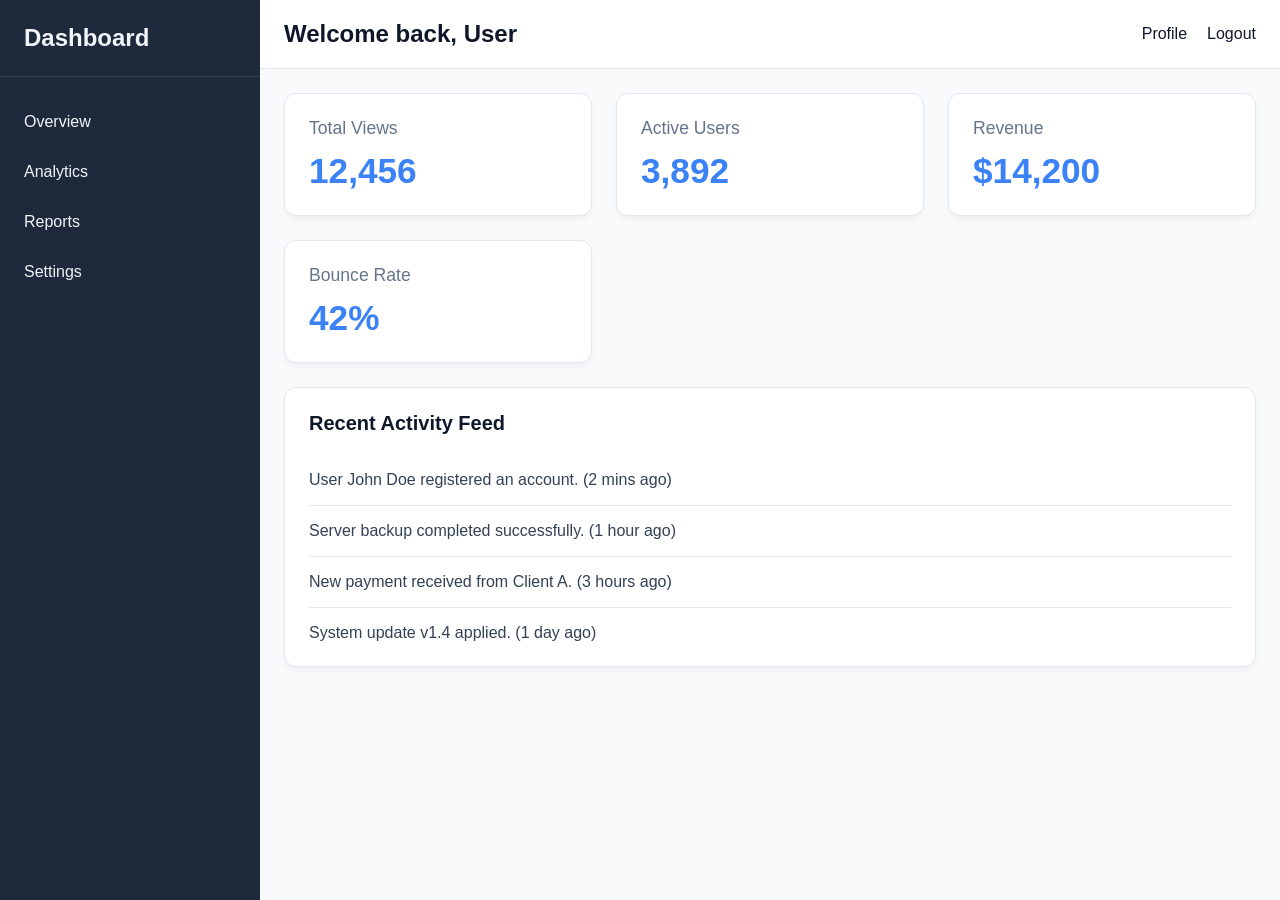
<file: dashboard.html>
<!DOCTYPE html>
<html lang="en">
<head>
<meta charset="UTF-8">
<meta name="viewport" content="width=device-width, initial-scale=1.0">
<title>Responsive Personal Dashboard</title>
<style>
    /* 4. Theme Customization: Custom Variables */
    :root {
        --bg-color: #f8fafc;
        --sidebar-bg: #1e293b;
        --sidebar-text: #f1f5f9;
        --header-bg: #ffffff;
        --header-text: #0f172a;
        --card-bg: #ffffff;
        --text-main: #334155;
        --text-muted: #64748b;
        --accent-color: #3b82f6;
        --border-color: #e2e8f0;
    }

    * {
        box-sizing: border-box;
        margin: 0;
        padding: 0;
    }

    body {
        font-family: 'Segoe UI', Tahoma, Geneva, Verdana, sans-serif;
        background-color: var(--bg-color);
        color: var(--text-main);
        display: flex;
        height: 100vh;
        overflow: hidden; /* Prevent body scroll, manage in main-content */
    }

    /* 2. Structural & Layout Architecture: Sidebar Navigation */
    .sidebar {
        width: 260px;
        background-color: var(--sidebar-bg);
        color: var(--sidebar-text);
        display: flex;
        flex-direction: column;
    }

    .sidebar-header {
        padding: 24px;
        font-size: 1.5rem;
        font-weight: bold;
        border-bottom: 1px solid rgba(255,255,255,0.1);
    }

    .nav-links {
        list-style: none;
        display: flex;
        flex-direction: column;
        padding: 20px 0;
    }

    .nav-links li {
        padding: 16px 24px;
        cursor: pointer;
        transition: background-color 0.2s;
    }

    .nav-links li:hover {
        background-color: rgba(255,255,255,0.1);
        border-left: 4px solid var(--accent-color);
    }

    .main-content {
        flex: 1;
        display: flex;
        flex-direction: column;
        overflow-y: auto;
    }

    /* 2. Structural & Layout Architecture: Header Bar (Aligned using Flexbox) */
    .header {
        background-color: var(--header-bg);
        color: var(--header-text);
        padding: 20px 24px;
        display: flex;
        justify-content: space-between;
        align-items: center;
        border-bottom: 1px solid var(--border-color);
    }
    
    .header-nav {
        display: flex;
        gap: 20px;
    }

    .content-wrapper {
        padding: 24px;
        display: flex;
        flex-direction: column;
        gap: 24px;
    }

    /* 2. Structural & Layout Architecture: Main Analytics Grid (Using Grid & minmax) */
    .analytics-grid {
        display: grid;
        grid-template-columns: repeat(auto-fit, minmax(250px, 1fr));
        gap: 24px;
    }

    .card {
        background-color: var(--card-bg);
        padding: 24px;
        border-radius: 12px;
        box-shadow: 0 4px 6px -1px rgba(0, 0, 0, 0.05);
        border: 1px solid var(--border-color);
    }

    .card h3 {
        margin-bottom: 12px;
        font-size: 1.1rem;
        color: var(--text-muted);
        font-weight: 500;
    }
    
    .card .value {
        font-size: 2.2rem;
        font-weight: 700;
        color: var(--accent-color);
    }

    /* 2. Structural & Layout Architecture: Recent Activity Feed */
    .activity-feed {
        background-color: var(--card-bg);
        padding: 24px;
        border-radius: 12px;
        box-shadow: 0 4px 6px -1px rgba(0, 0, 0, 0.05);
        border: 1px solid var(--border-color);
    }

    .activity-feed h2 {
        margin-bottom: 20px;
        font-size: 1.25rem;
        color: var(--header-text);
    }

    .activity-item {
        padding: 16px 0;
        border-bottom: 1px solid var(--border-color);
        display: flex;
        align-items: center;
    }

    .activity-item:last-child {
        border-bottom: none;
        padding-bottom: 0;
    }

    /* 3. Responsiveness: @media breakpoint for mobile */
    @media (max-width: 768px) {
        body {
            flex-direction: column;
            overflow-y: auto;
        }

        .sidebar {
            width: 100%;
            height: auto;
            flex-direction: row;
            justify-content: space-between;
            align-items: center;
        }
        
        .sidebar-header {
            border-bottom: none;
        }

        .nav-links {
            flex-direction: row;
            padding: 0 20px;
        }

        .nav-links li {
            padding: 10px;
        }
        
        .nav-links li:hover {
            border-left: none;
            border-bottom: 4px solid var(--accent-color);
        }
        
        .main-content {
            overflow-y: visible;
        }
    }

    /* 3. Responsiveness: 375px viewport width */
    @media (max-width: 375px) {
        .sidebar {
            flex-direction: column;
        }
        .sidebar-header {
            width: 100%;
            text-align: center;
            border-bottom: 1px solid rgba(255,255,255,0.1);
        }
        .nav-links {
            width: 100%;
            flex-direction: column;
            text-align: center;
            padding: 10px 0;
        }
        .header {
            flex-direction: column;
            align-items: flex-start;
            gap: 15px;
        }
        .content-wrapper {
            padding: 15px;
        }
        .analytics-grid {
            grid-template-columns: 1fr;
        }
    }
</style>
</head>
<body>

<aside class="sidebar">
    <div class="sidebar-header">Dashboard</div>
    <ul class="nav-links">
        <li>Overview</li>
        <li>Analytics</li>
        <li>Reports</li>
        <li>Settings</li>
    </ul>
</aside>

<main class="main-content">
    <header class="header">
        <div class="header-title"><h2>Welcome back, User</h2></div>
        <nav class="header-nav">
            <span>Profile</span>
            <span>Logout</span>
        </nav>
    </header>

    <div class="content-wrapper">
        <section class="analytics-grid">
            <div class="card">
                <h3>Total Views</h3>
                <div class="value">12,456</div>
            </div>
            <div class="card">
                <h3>Active Users</h3>
                <div class="value">3,892</div>
            </div>
            <div class="card">
                <h3>Revenue</h3>
                <div class="value">$14,200</div>
            </div>
            <div class="card">
                <h3>Bounce Rate</h3>
                <div class="value">42%</div>
            </div>
        </section>

        <section class="activity-feed">
            <h2>Recent Activity Feed</h2>
            <div class="activity-item">User John Doe registered an account. (2 mins ago)</div>
            <div class="activity-item">Server backup completed successfully. (1 hour ago)</div>
            <div class="activity-item">New payment received from Client A. (3 hours ago)</div>
            <div class="activity-item">System update v1.4 applied. (1 day ago)</div>
        </section>
    </div>
</main>

</body>
</html>
</file>
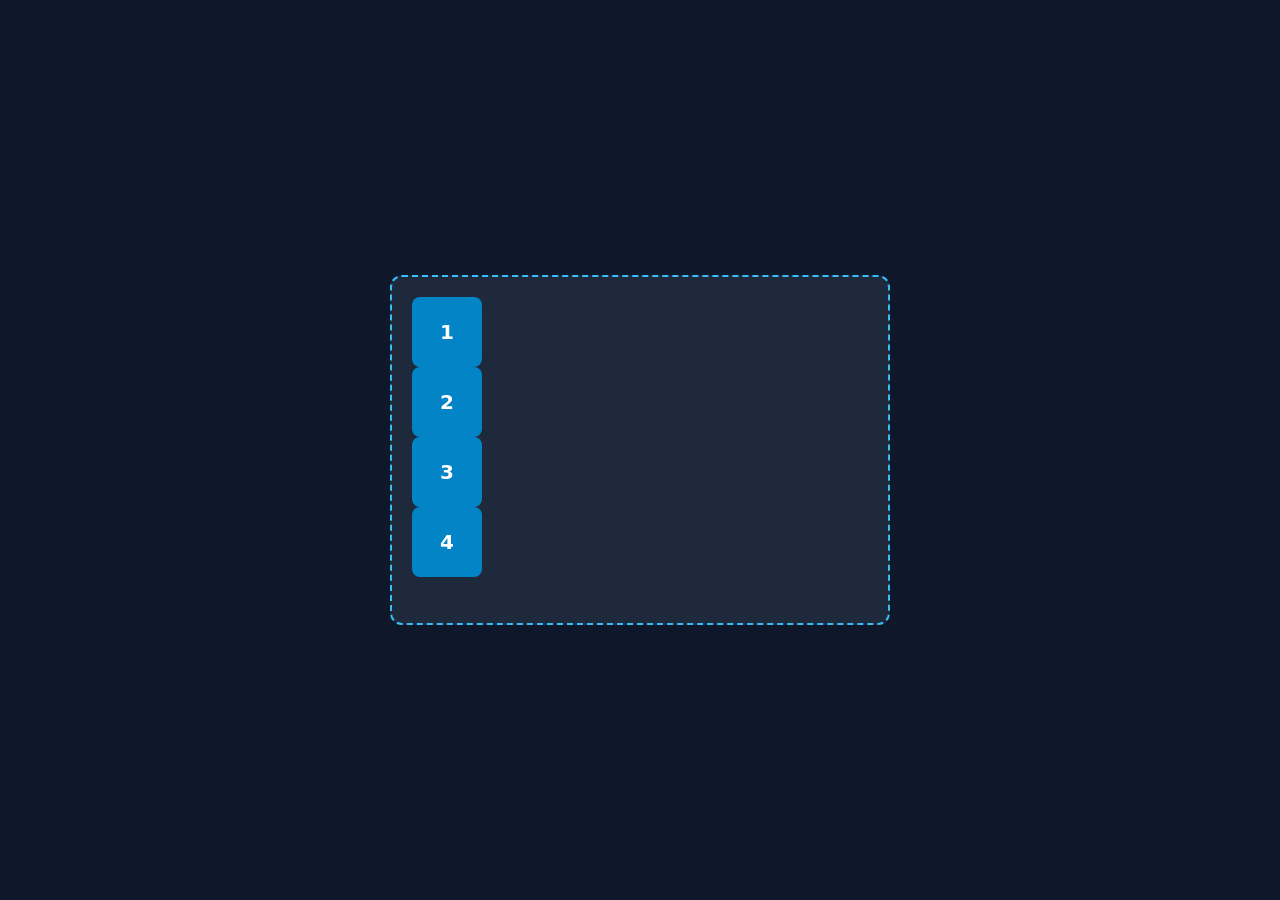
<file: flex.html>
<!doctype html>
<html lang="en">
  <head>
    <meta charset="UTF-8" />
    <meta name="viewport" content="width=device-width, initial-scale=1.0" />
    <title>Flexbox Teaching Sandbox</title>
    <style>
      /* Base Resets */
      *,
      *::before,
      *::after {
        box-sizing: border-box;
        margin: 0;
        padding: 0;
      }

      body {
        font-family:
          system-ui,
          -apple-system,
          sans-serif;
        background-color: #0f172a;
        min-height: 100vh;
        display: flex;
        justify-content: center;
        align-items: center;
      }

      /* Outer Container Box */
      .flex-container {
        width: 500px;
        min-height: 350px;
        background-color: #1e293b;
        border: 2px dashed #38bdf8;
        border-radius: 12px;
        padding: 20px;

        /* WRITE YOUR LIVE FLEXBOX LINES HERE! */
      }

      /* Small Base Inner Boxes */
      .box {
        width: 70px;
        height: 70px;
        background-color: #0284c7;
        color: #ffffff;
        font-size: 1.25rem;
        font-weight: bold;
        border-radius: 8px;
        display: flex;
        justify-content: center;
        align-items: center;
      }
    </style>
  </head>
  <body>
    <!-- Main Box in the middle of the screen -->
    <div class="flex-container">
      <div class="box">1</div>
      <div class="box">2</div>
      <div class="box">3</div>
      <div class="box">4</div>
    </div>
  </body>
</html>
</file>
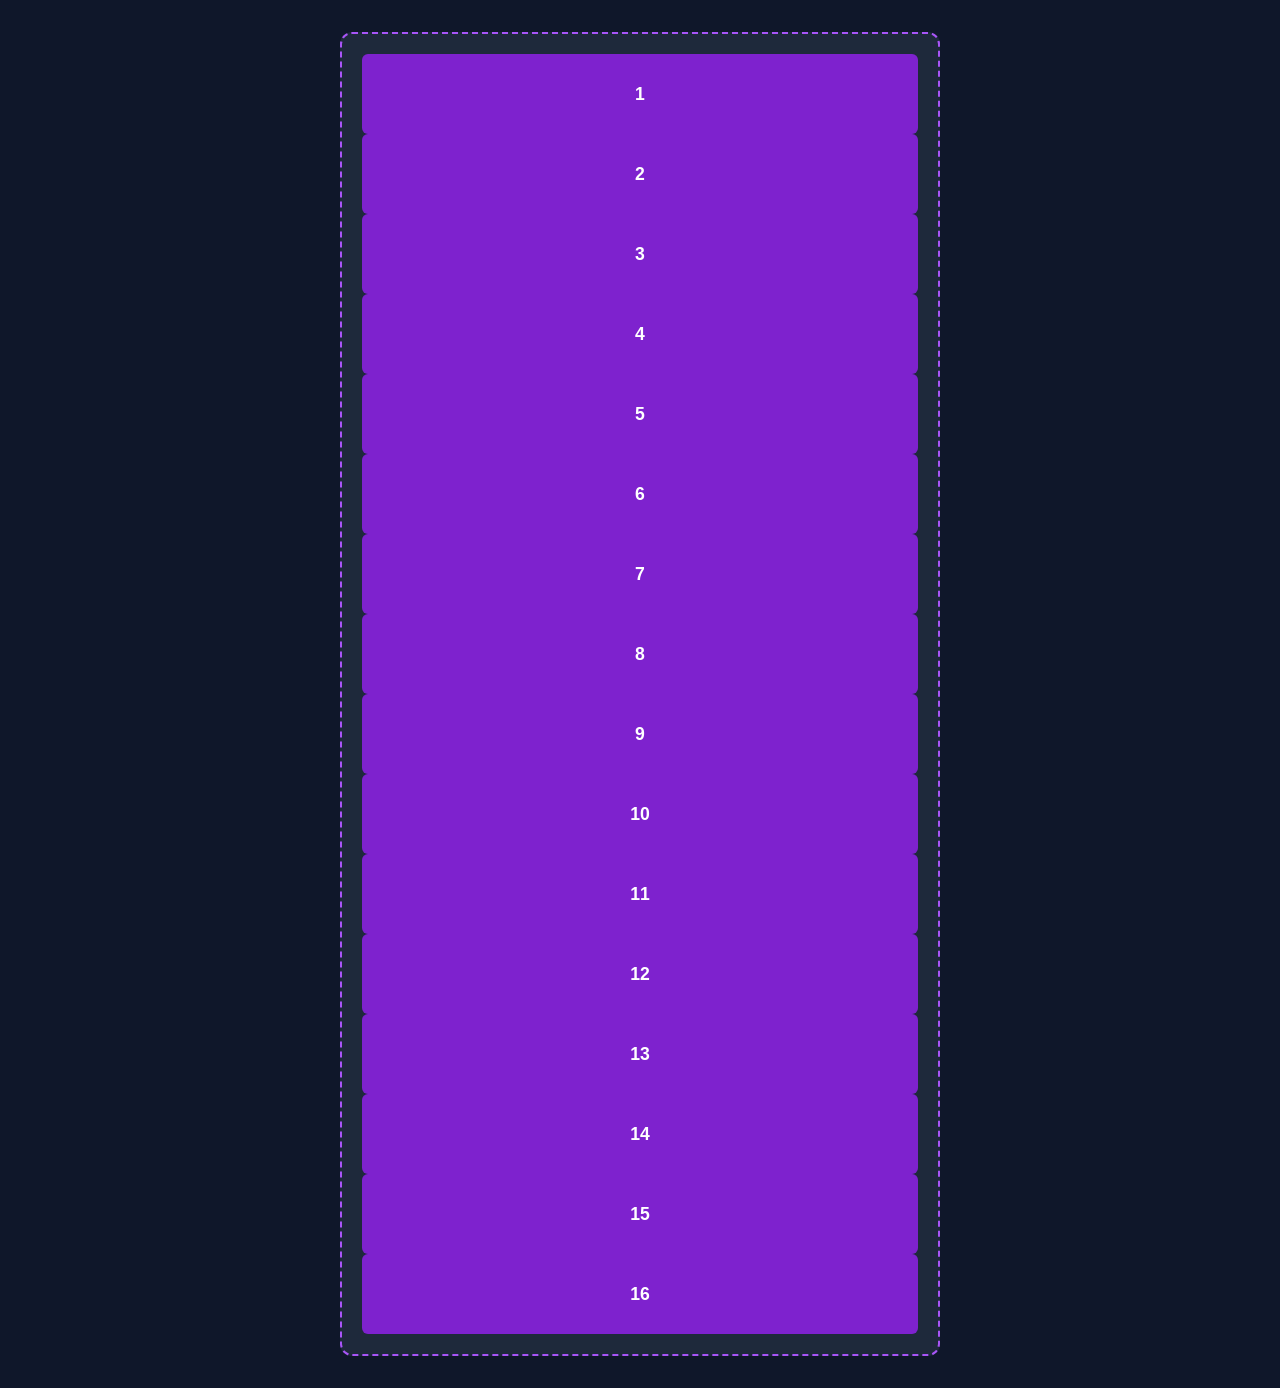
<file: grid.html>
<!doctype html>
<html lang="en">
  <head>
    <meta charset="UTF-8" />
    <meta name="viewport" content="width=device-width, initial-scale=1.0" />
    <title>CSS Grid 4x4 Teaching Sandbox</title>
    <style>
      /* Base Resets */
      *,
      *::before,
      *::after {
        box-sizing: border-box;
        margin: 0;
        padding: 0;
      }

      body {
        font-family: sans-serif;
        background-color: #0f172a;
        min-height: 100vh;
        display: flex;
        justify-content: center;
        align-items: center;
        padding: 2rem;
      }

      /* 4x4 Grid Container */
      .grid-container {
        width: 100%;
        max-width: 600px;
        background-color: #1e293b;
        border: 2px dashed #a855f7;
        border-radius: 12px;
        padding: 20px;

        /* WRITE YOUR LIVE GRID LINES HERE! */
      }

      /* Grid Items */
      .grid-item {
        background-color: #7e22ce;
        color: #ffffff;
        font-weight: bold;
        font-size: 1.1rem;
        border-radius: 6px;
        height: 80px;
        display: flex;
        justify-content: center;
        align-items: center;
      }
    </style>
  </head>
  <body>
    <!-- 4x4 Grid Container (16 Items) -->
    <div class="grid-container">
      <div class="grid-item">1</div>
      <div class="grid-item">2</div>
      <div class="grid-item">3</div>
      <div class="grid-item">4</div>
      <div class="grid-item">5</div>
      <div class="grid-item">6</div>
      <div class="grid-item">7</div>
      <div class="grid-item">8</div>
      <div class="grid-item">9</div>
      <div class="grid-item">10</div>
      <div class="grid-item">11</div>
      <div class="grid-item">12</div>
      <div class="grid-item">13</div>
      <div class="grid-item">14</div>
      <div class="grid-item">15</div>
      <div class="grid-item">16</div>
    </div>
  </body>
</html>
</file>
